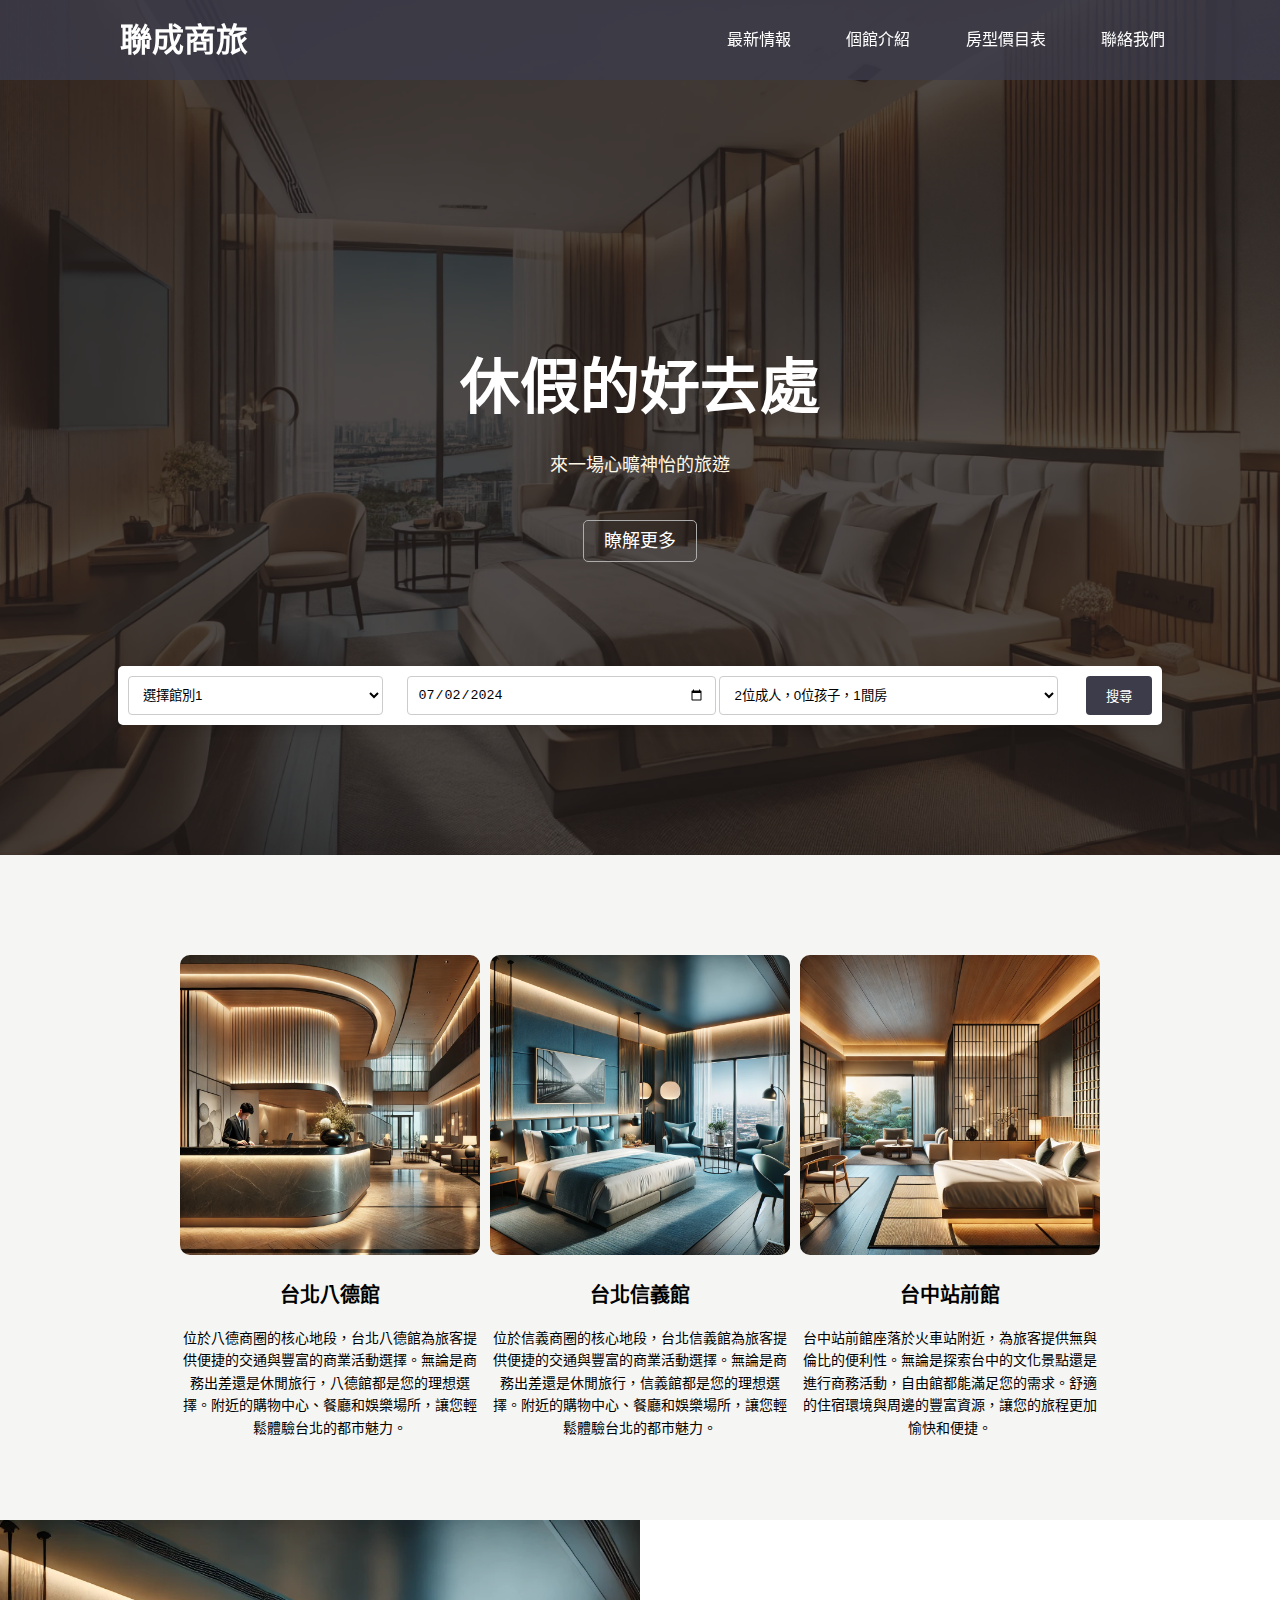
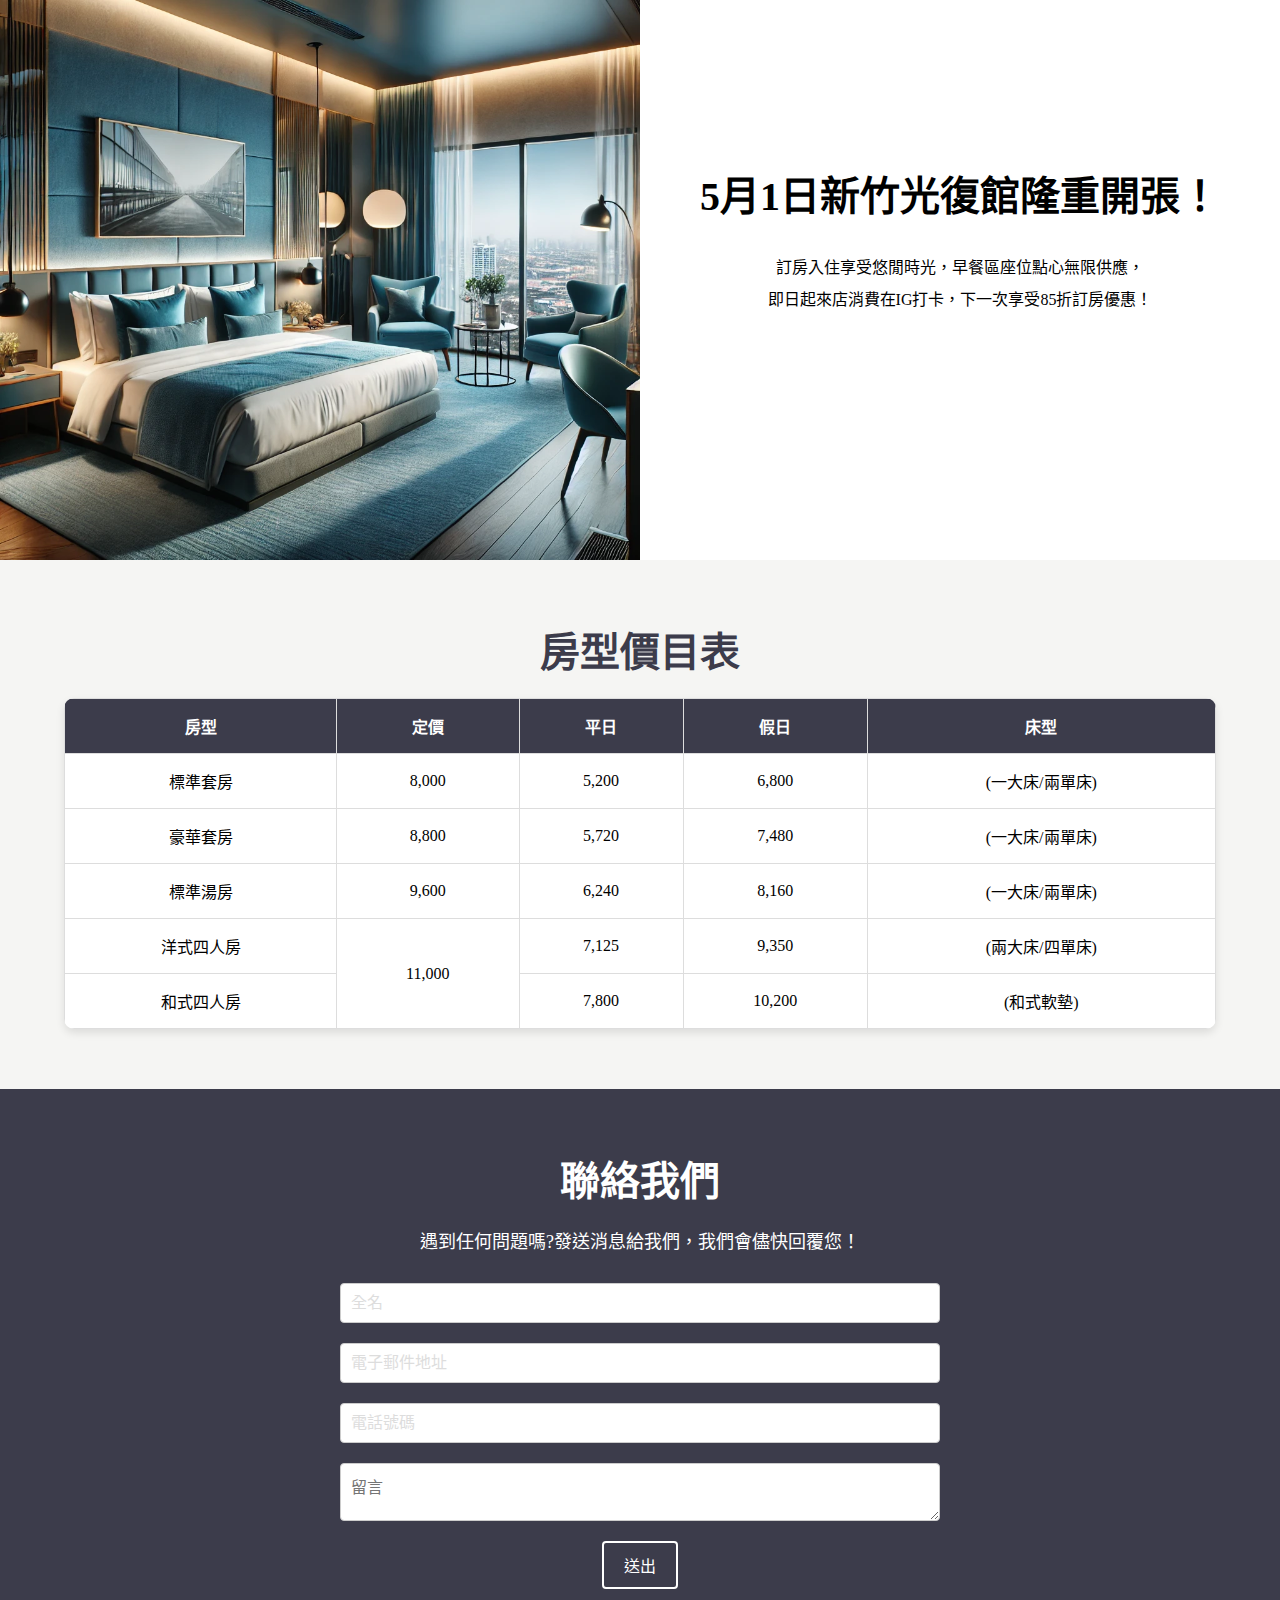
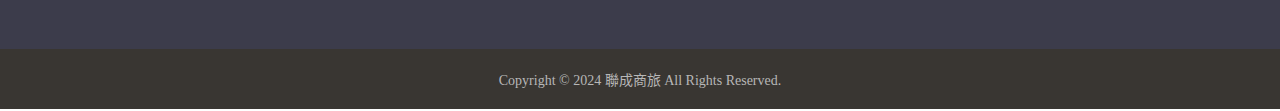
<file: index.html>
<!DOCTYPE html>
<html lang="zh-TW">

<head>
    <meta charset="UTF-8">
    <meta name="viewport" content="width=device-width, initial-scale=1.0">
    <title>聯成商旅</title>
    <link rel="stylesheet" href="style.css">
</head>

<body>
    <header>
        <button class="menu">&#9776;</button>
        <h1>聯成商旅</h1>
        <nav>
            <ul>
                <li><a href="#banner">最新情報</a></li>
                <li><a href="#area">個館介紹</a></li>
                <li><a href="#pricing">房型價目表</a></li>
                <li><a href="#contact-us">聯絡我們</a></li>
            </ul>
        </nav>
    </header>
    <main>
        <section class="banner" id="banner">
            <h2>休假的好去處</h2>
            <p>來一場心曠神怡的旅遊</p>
            <p><a href="https://www.google.com">瞭解更多</a></p>
            <div class="dropdown-container">
                <div class="dropdown">
                    <select>
                        <option value="0">選擇館別1</option>
                        <option value="1">台北八德館</option>
                        <option value="2">台北信義館</option>
                        <option value="3">台中站前館</option>
                    </select>
                </div>

                <div class="dropdown">
                    <input type="date" value="2024-07-02">
                </div>

                <div class="dropdown">
                    <select>
                        <option value="2-0">2位成人，0位孩子，1間房</option>
                        <option value="2-1">2位成人，1位孩子，1間房</option>
                        <option value="2-2">2位成人，2位孩子，1間房</option>
                    </select>
                </div>

                <!-- Search button -->
                <button class="search-button">搜尋</button>
            </div>
        </section>
        <section class="area" id="area">
            <div>
                <img src="images/hotel1.png" alt="台北八德館">
                <h3>台北八德館</h3>
                <p>位於八德商圈的核心地段，台北八德館為旅客提供便捷的交通與豐富的商業活動選擇。無論是商務出差還是休閒旅行，八德館都是您的理想選擇。附近的購物中心、餐廳和娛樂場所，讓您輕鬆體驗台北的都市魅力。</p>
            </div>
            <div>
                <img src="images/hotel2.png" alt="台北信義館">
                <h3>台北信義館</h3>
                <p>位於信義商圈的核心地段，台北信義館為旅客提供便捷的交通與豐富的商業活動選擇。無論是商務出差還是休閒旅行，信義館都是您的理想選擇。附近的購物中心、餐廳和娛樂場所，讓您輕鬆體驗台北的都市魅力。</p>
            </div>
            <div>
                <img src="images/hotel3.png" alt="台中站前館">
                <h3>台中站前館</h3>
                <p>台中站前館座落於火車站附近，為旅客提供無與倫比的便利性。無論是探索台中的文化景點還是進行商務活動，自由館都能滿足您的需求。舒適的住宿環境與周邊的豐富資源，讓您的旅程更加愉快和便捷。</p>
            </div>
        </section>
        <section class="news" id="news">
            <img src="images/hotel2.png" alt="新竹光復館">
            <div class="info">
                <h2>5月1日新竹光復館隆重開張！</h2>
                <p>訂房入住享受悠閒時光，早餐區座位點心無限供應，<br>
                    即日起來店消費在IG打卡，下一次享受85折訂房優惠！</p>
            </div>
        </section>
        <section class="pricing" id="pricing">
            <h2>房型價目表</h2>
            <table>
                <thead>
                    <tr>
                        <th>房型</th>
                        <th>定價</th>
                        <th>平日</th>
                        <th>假日</th>
                        <th>床型</th>
                    </tr>
                </thead>
                <tbody>
                    <tr>
                        <td>標準套房</td>
                        <td>8,000</td>
                        <td>5,200</td>
                        <td>6,800</td>
                        <td>(一大床/兩單床)</td>
                    </tr>
                    <tr>
                        <td>豪華套房</td>
                        <td>8,800</td>
                        <td>5,720</td>
                        <td>7,480</td>
                        <td>(一大床/兩單床)</td>
                    </tr>
                    <tr>
                        <td>標準湯房</td>
                        <td>9,600</td>
                        <td>6,240</td>
                        <td>8,160</td>
                        <td>(一大床/兩單床)</td>
                    </tr>
                    <tr>
                        <td>洋式四人房</td>
                        <td rowspan="2">11,000</td>
                        <td>7,125</td>
                        <td>9,350</td>
                        <td>(兩大床/四單床)</td>
                    </tr>
                    <tr>
                        <td>和式四人房</td>
                        <td>7,800</td>
                        <td>10,200</td>
                        <td>(和式軟墊)</td>
                    </tr>
                </tbody>
            </table>
        </section>
        <section class="contact" id="contact-us">
            <h2>聯絡我們</h2>
            <p style="color: white;">遇到任何問題嗎?發送消息給我們，我們會儘快回覆您！</p>
            <form>
                <input type="text" name="full_name" placeholder="全名" required>
                <input type="email" name="email" placeholder="電子郵件地址" required>
                <input type="tel" name="phone" placeholder="電話號碼" required>
                <textarea name="message" placeholder="留言" required></textarea>
                <button type="submit">送出</button>
            </form>
        </section>
    </main>
    <footer>
        <p>Copyright © 2024 聯成商旅 All Rights Reserved.</p>
    </footer>
    <script>
        document.querySelectorAll('a.nav-link').forEach(anchor => {
            anchor.addEventListener('click', function (e) {
                e.preventDefault();

                const targetId = this.getAttribute('href').substring(1);
                const targetElement = document.getElementById(targetId);

                window.scrollTo({
                    top: targetElement.offsetTop,
                    behavior: 'smooth'
                });
            });
        });
    </script>
</body>

</html>
</file>
<file: style.css>
* {
    padding: 0;
    margin: 0;
}

html {
    scroll-behavior: smooth;
}

header {
    background-color: rgba(60, 60, 75, 0.8);
    height: 80px;
    width: 100%;
    position: fixed;
}

h1 {
    color: white;
    position: absolute;
    left: 120px;
    top: 0;
    line-height: 80px;
    width: 210px;
}

header ul {
    position: absolute;
    right: 5vw;
    top: 0;
    line-height: 80px;
}

header li {
    display: inline;
    margin-right: 4vw;
}

header a {
    color: white;
    text-decoration: none;
}

header a:hover {
    text-decoration: underline;
}

.banner {
    color: white;
    height: 95vh;
    background-image: url("images/banner.png");
    background-repeat: no-repeat;
    background-size: cover;
    background-position: center;
    display: flex;
    flex-direction: column;
    align-items: center;
    justify-content: center;
}

.banner h2 {
    font-size: 60px;
    margin-top: 60px;
}

.banner p {
    color: #FEF7E6;
    font-size: 18px;
    margin: 25px 0;
}

.banner a {
    color: white;
    text-decoration: none;
    border: 1px solid #ACACAC;
    padding: 10px 20px;
    border-radius: 5px;
}

.news {
    display: flex;
}

.news img {
    width: 50%;
}

.info {
    width: 50%;
    background-color: white;
    display: flex;
    flex-direction: column;
    align-items: center;
    justify-content: center;
}

.info h2 {
    font-size: 40px;
    margin-bottom: 30px;
}

.info p {
    text-align: center;
    line-height: 2em;
}

/* step1 */
.area {
    display: flex;
    background-color: #F5F5F3;
    justify-content: space-between;
    align-items: center;
    padding: 100px 180px 80px;
}

.area div {
    width: 300px;
    text-align: center;
}

.area img {
    width: 100%;
    border-radius: 10px;
}

.area h3 {
    font-size: 20px;
    margin: 20px 0;
}

.area p {
    font-size: 14px;
    line-height: 1.6em;
}

input::placeholder {
    color: #DDDDDD;
}

input:focus {
    outline: none;
    border-color: #E0E9A3;
}

.dropdown-container {
    display: flex;
    justify-content: space-between;
    align-items: center;
    gap: 10px;
    background-color: white;
    border-radius: 5px;
    padding: 10px;
    box-shadow: 0 4px 8px rgba(0, 0, 0, 0.1);
    position: absolute;
    left: 50%;
    transform: translateX(-50%);
    bottom: 175px;
    width: 80%;
    max-width: 1200px;
}


.dropdown {
    position: relative;
    display: inline-block;
    flex-grow: 1;
}

.dropdown select,
.dropdown input {
    width: 95%;
    padding: 10px;
    border: 1px solid #ccc;
    border-radius: 4px;
    background-color: #fff;
    cursor: pointer;
}

.dropdown input {
    flex-grow: 2;
}


.search-button {
    padding: 10px 20px;
    background-color: #3C3C4B;
    color: #fff;
    border: none;
    border-radius: 4px;
    cursor: pointer;
}

.contact {
    padding: 60px 0;
    display: flex;
    flex-direction: column;
    align-items: center;
    background-color: #3C3C4B;
}

.contact h2 {
    color: white;
    font-size: 40px;
    margin-bottom: 20px;
}

.contact p {
    font-size: 18px;
    margin-bottom: 30px;
    text-align: center;
    color: #3C3C4B;
}

.contact form {
    display: flex;
    flex-direction: column;
    align-items: center;
    width: 80%;
    max-width: 600px;
}

.contact input,
.contact textarea {
    width: 100%;
    padding: 10px;
    margin-bottom: 20px;
    border: 1px solid #ccc;
    border-radius: 4px;
    font-size: 16px;
    box-sizing: border-box;
}

.contact button {
    padding: 10px 20px;
    background-color: transparent;
    /* 背景透明 */
    color: white;
    border: 2px solid white;
    /* 白色邊框 */
    border-radius: 4px;
    cursor: pointer;
    font-size: 16px;
}

.contact button:hover {
    background-color: #2C2C3B;
    color: white;
    border: 2px solid white;
}

.contact input:focus,
.contact textarea:focus {
    outline: none;
    border-color: #E0E9A3;
}

.pricing {
    padding: 60px 0;
    background-color: #F5F5F3;
    text-align: center;
}

.pricing h2 {
    font-size: 40px;
    margin-bottom: 20px;
    color: #3C3C4B;
}

.pricing table {
    width: 90%;
    margin: 0 auto;
    border-collapse: collapse;
    background-color: white;
    border-radius: 10px;
    overflow: hidden;
    box-shadow: 0 4px 8px rgba(0, 0, 0, 0.1);
}

.pricing th,
.pricing td {
    padding: 15px;
    border: 1px solid #ddd;
    text-align: center;
    font-size: 16px;
}

.pricing th {
    background-color: #3C3C4B;
    color: white;
}

footer {
    background-color: #393632;
    color: #B7B7B7;
    height: 60px;
    display: flex;
    justify-content: center;
    align-items: center;
    font-size: 14px;
}

.menu {
    display: none;
}




/* 響應式設計語法 */
@media screen and (max-width: 768px) {
    header ul {
        display: none;
    }

    header h1 {
        left: 50%;
        transform: translateX(-50%);
    }

    .banner h2 {
        font-size: 40px;
    }

    .menu {
        display: block;
        background-color: transparent;
        color: white;
        font-size: 35px;
        position: absolute;
        top: 15px;
        left: 20px;
        border: none;
        cursor: pointer;
    }

    .news {
        flex-direction: column;
    }

    .news img {
        width: 100%;
    }

    .info {
        width: 100%;
        padding: 40px 0;
    }

    .info h2 {
        font-size: 30px;
    }

    .area {
        flex-direction: column;
        padding: 60px 0;
    }

    .area div {
        margin-bottom: 30px;
    }

    .dropdown-container {
        flex-direction: column;
        gap: 10px;
        width: 90%;
    }
}
</file>
